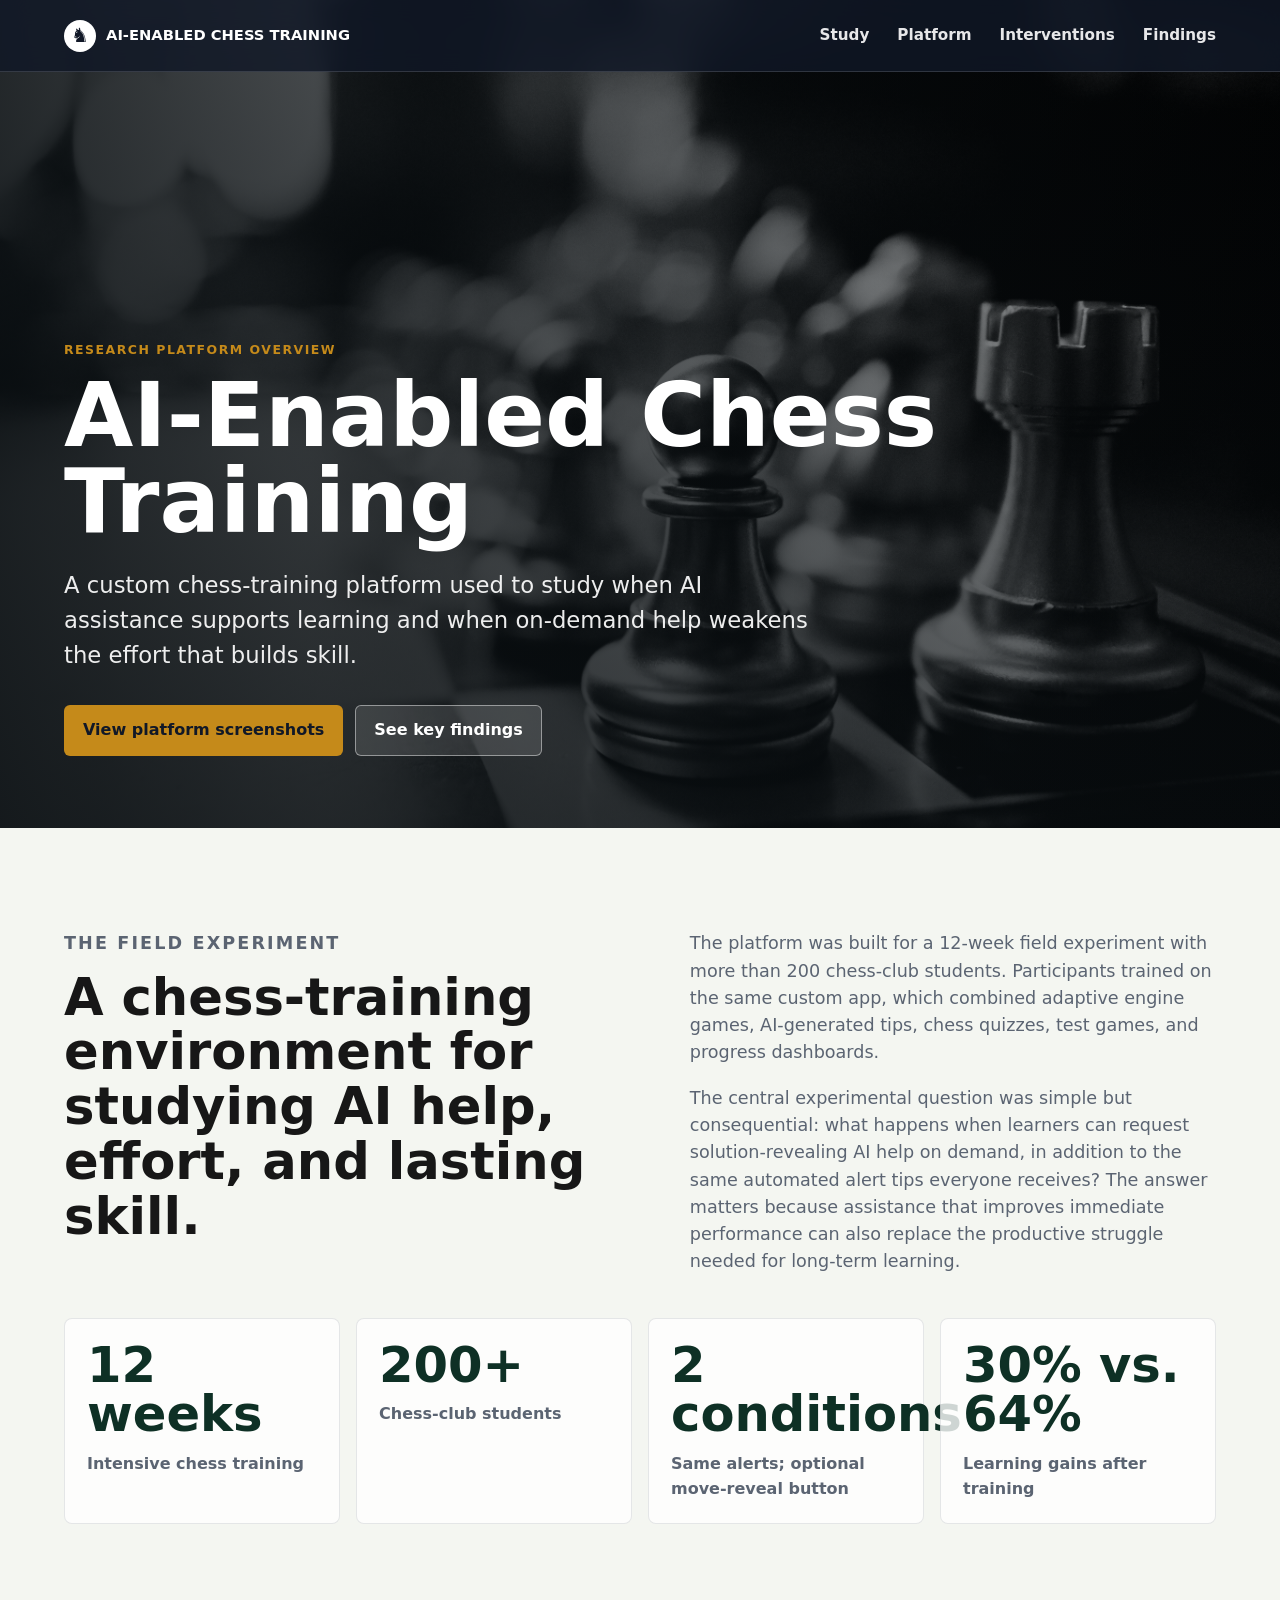
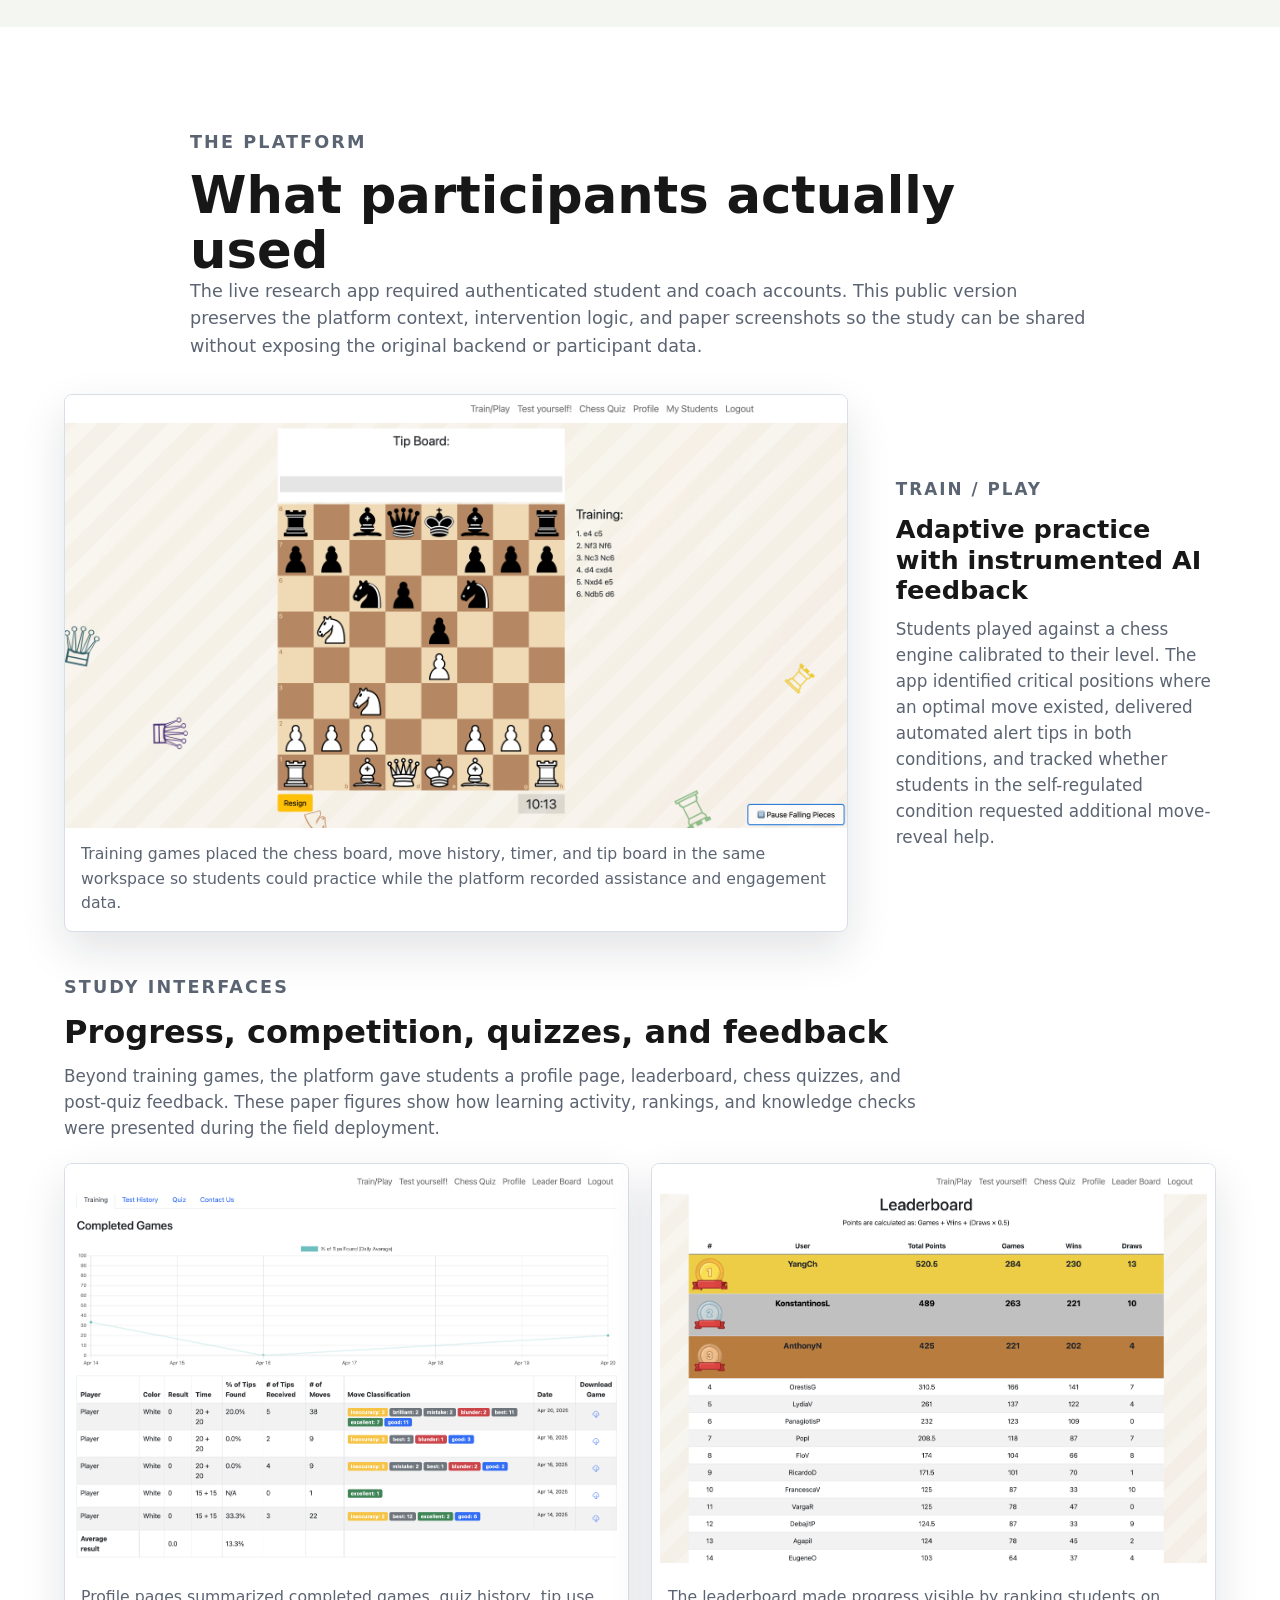
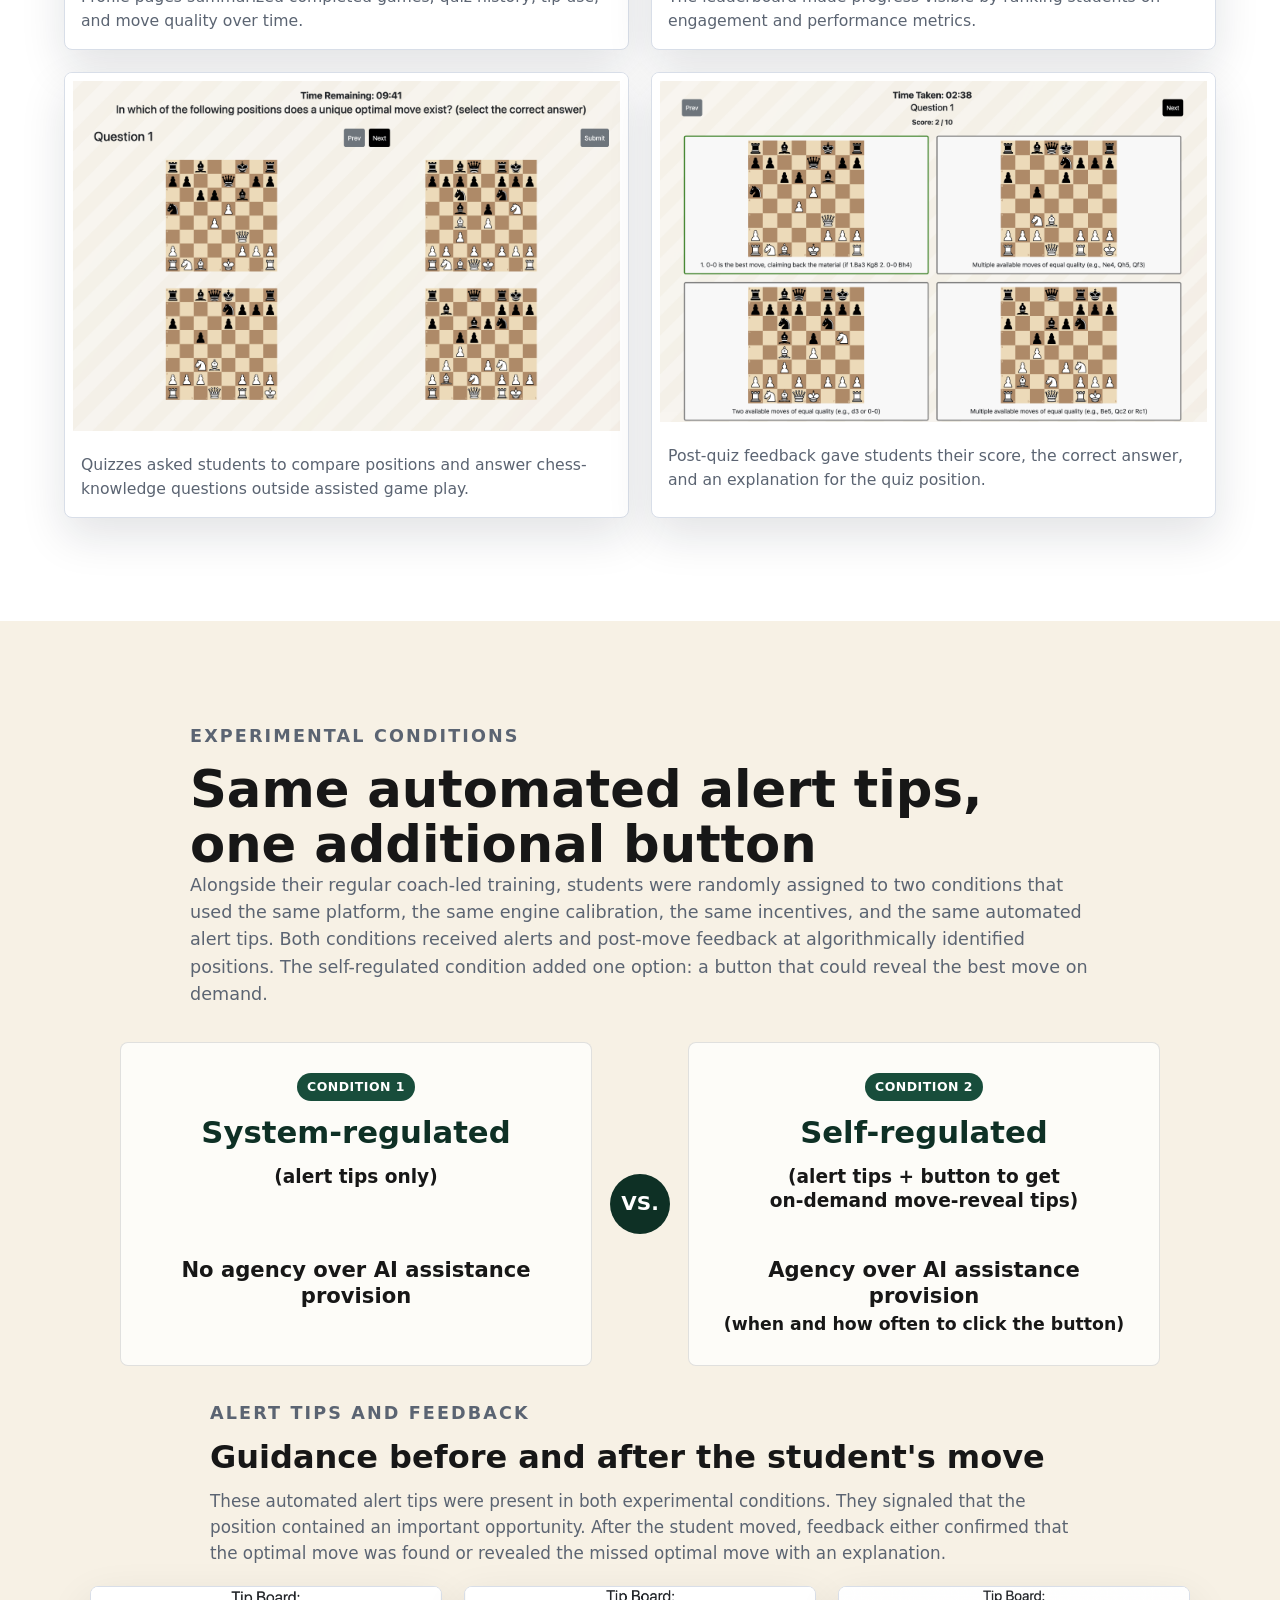
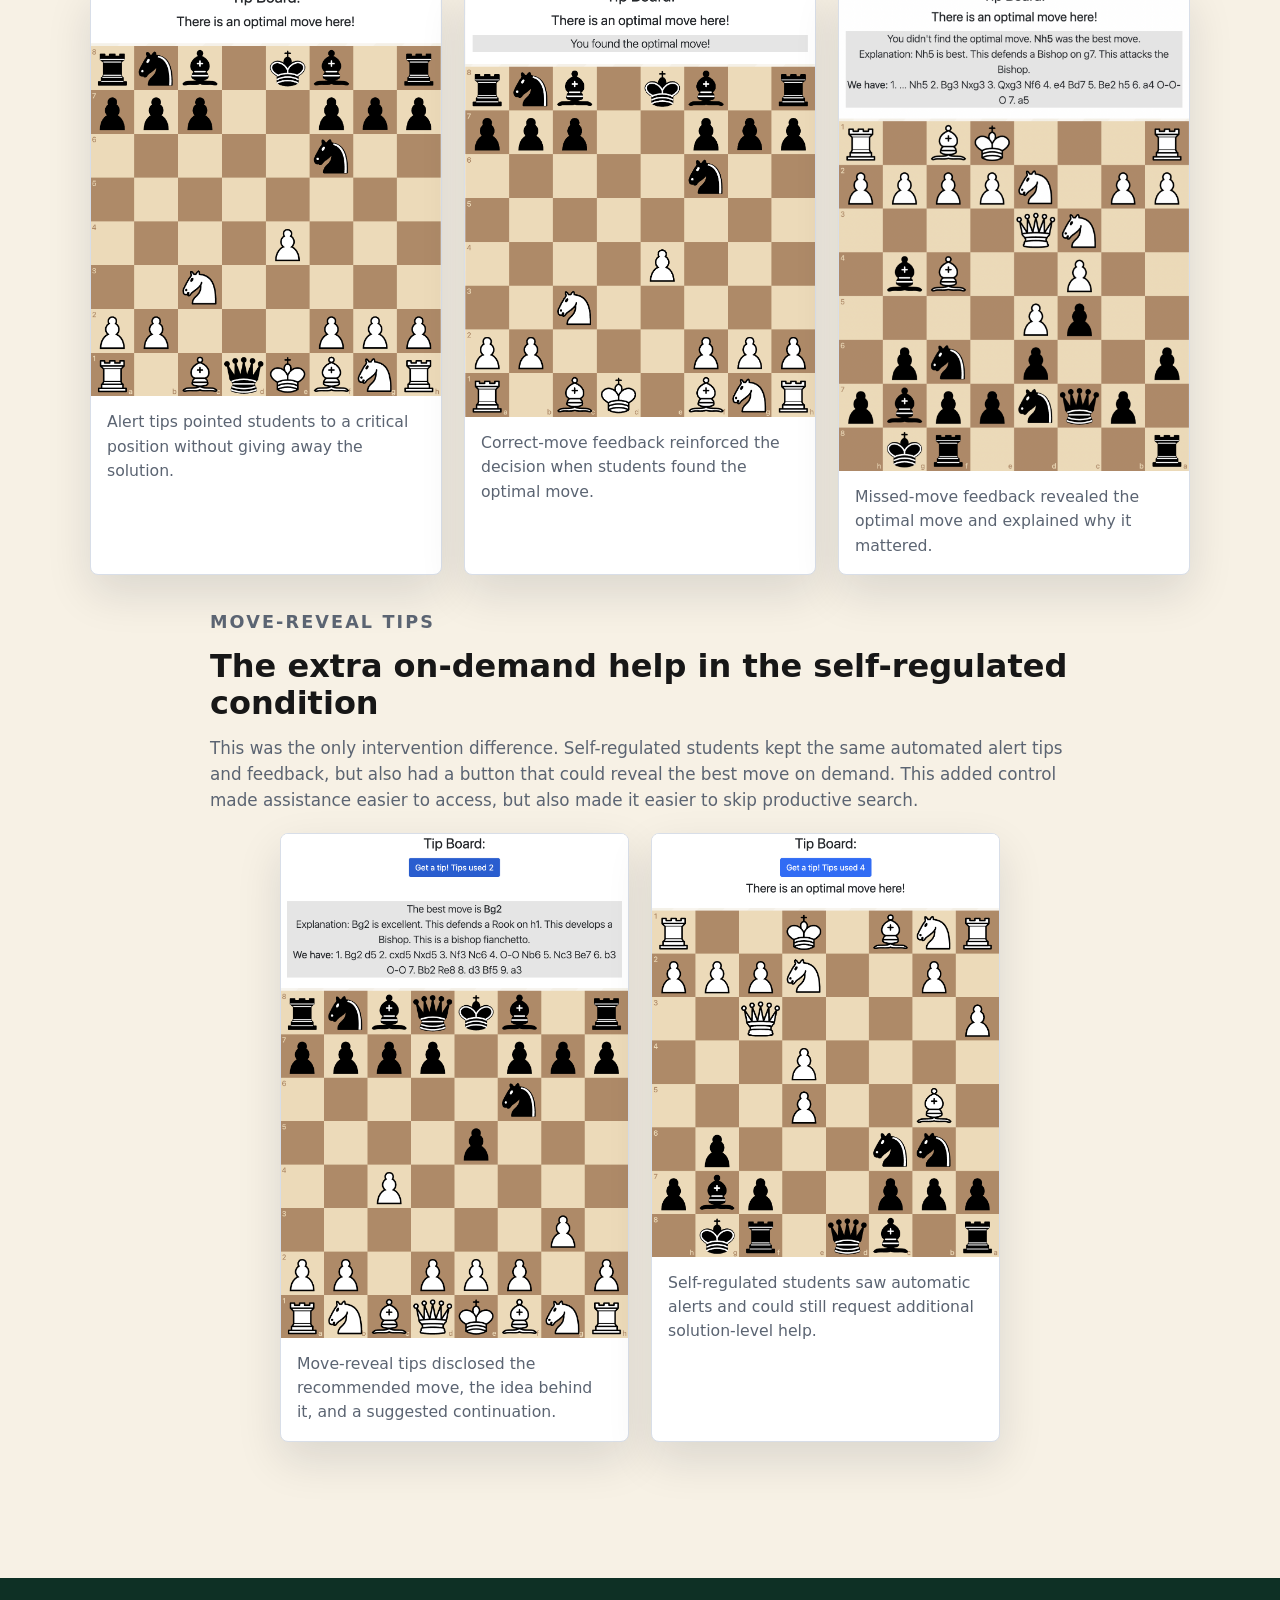
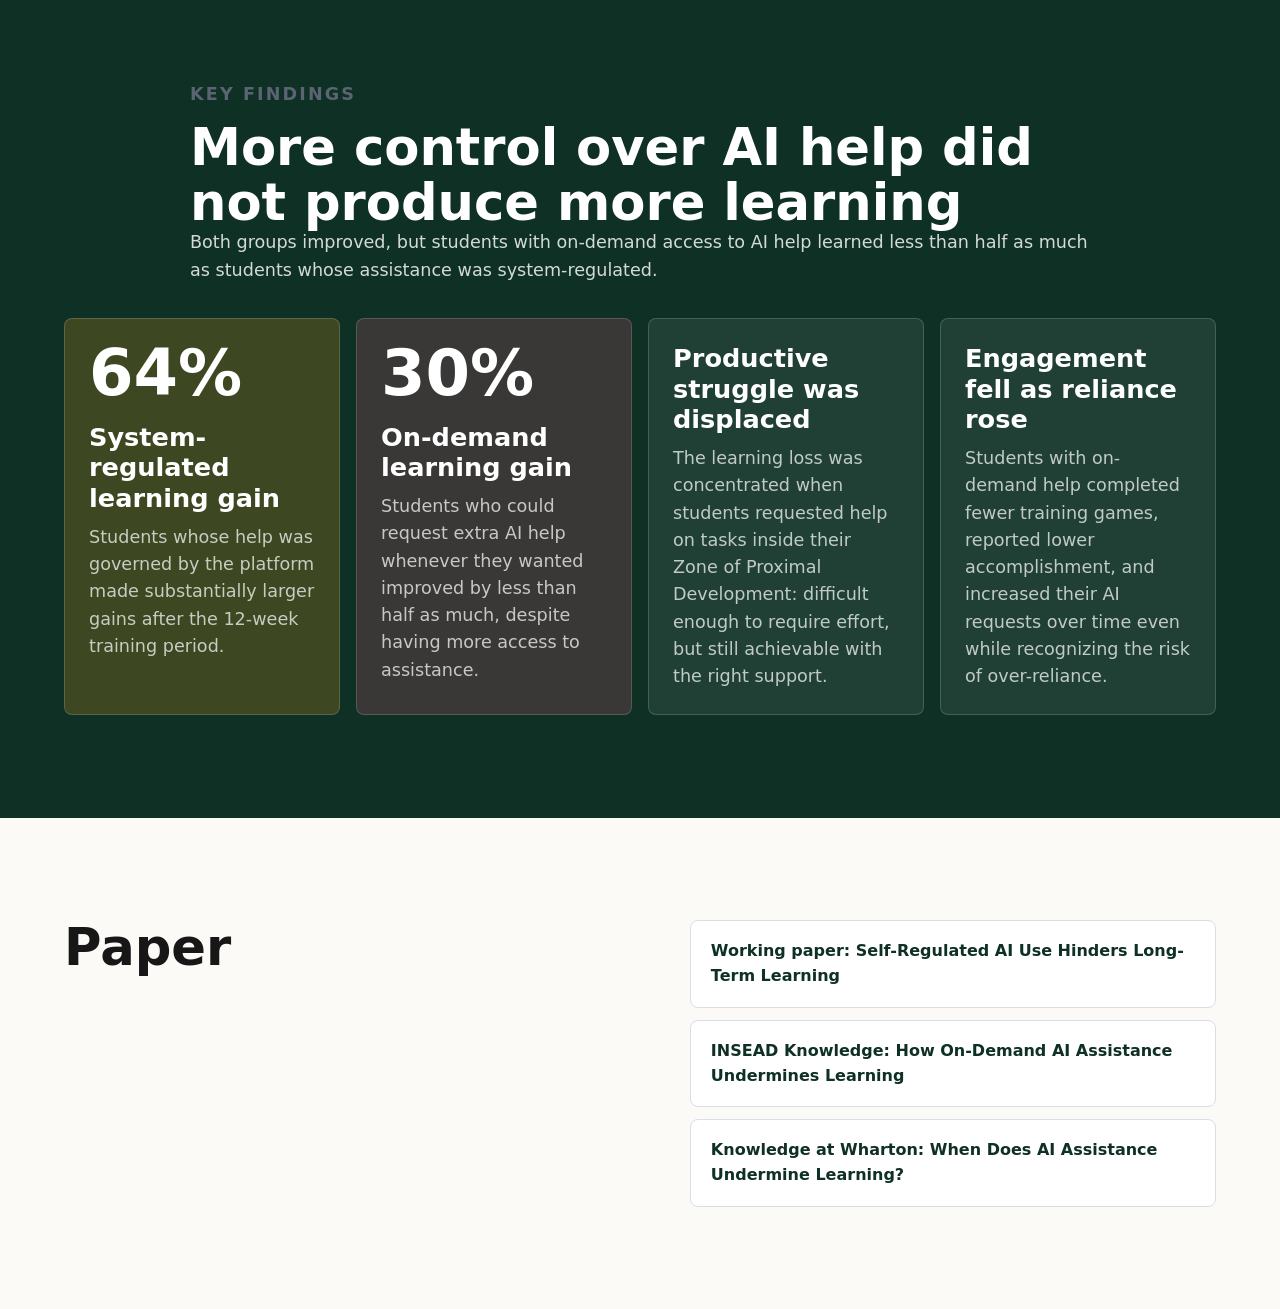
<file: index.html>
<!doctype html>
<html lang="en">
  <head>
    <meta charset="utf-8" />
    <meta name="viewport" content="width=device-width, initial-scale=1" />
    <meta
      name="description"
      content="Public overview of an AI-enabled chess training platform used to study on-demand AI assistance, productive struggle, and long-term learning."
    />
    <title>AI-Enabled Chess Training</title>
    <link rel="icon" href="favicon.ico" />
    <link rel="stylesheet" href="styles.css" />
  </head>
  <body>
    <header class="site-header" aria-label="Site header">
      <a class="brand" href="#top" aria-label="AI-Enabled Chess Training home">
        <span class="brand-mark" aria-hidden="true">♞</span>
        <span>AI-Enabled Chess Training</span>
      </a>
      <nav class="site-nav" aria-label="Primary navigation">
        <a href="#study">Study</a>
        <a href="#platform">Platform</a>
        <a href="#interventions">Interventions</a>
        <a href="#findings">Findings</a>
      </nav>
    </header>

    <main id="top">
      <section class="hero" aria-label="AI-enabled chess training">
        <img src="img/home/chess_1.jpg" alt="" class="hero-image" />
        <div class="hero-shade"></div>
        <div class="hero-content">
          <p class="eyebrow">Research platform overview</p>
          <h1>AI-Enabled Chess Training</h1>
          <p class="hero-copy">
            A custom chess-training platform used to study when AI assistance supports learning and
            when on-demand help weakens the effort that builds skill.
          </p>
          <div class="hero-actions">
            <a class="button primary" href="#platform">View platform screenshots</a>
            <a class="button secondary" href="#findings">See key findings</a>
          </div>
        </div>
      </section>

      <section id="study" class="section intro-section">
        <div class="section-inner two-column">
          <div>
            <p class="eyebrow">The field experiment</p>
            <h2>A chess-training environment for studying AI help, effort, and lasting skill.</h2>
          </div>
          <div class="copy-stack">
            <p class="lead">
              The platform was built for a 12-week field experiment with more than 200 chess-club
              students. Participants trained on the same custom app, which combined adaptive engine
              games, AI-generated tips, chess quizzes, test games, and progress dashboards.
            </p>
            <p>
              The central experimental question was simple but consequential: what happens when
              learners can request solution-revealing AI help on demand, in addition to the same
              automated alert tips everyone receives? The answer matters because assistance that
              improves immediate performance can also replace the productive struggle needed for
              long-term learning.
            </p>
          </div>
        </div>
        <div class="section-inner stat-grid" aria-label="Study summary">
          <div class="stat-item">
            <strong>12 weeks</strong>
            <span>Intensive chess training</span>
          </div>
          <div class="stat-item">
            <strong>200+</strong>
            <span>Chess-club students</span>
          </div>
          <div class="stat-item">
            <strong>2 conditions</strong>
            <span>Same alerts; optional move-reveal button</span>
          </div>
          <div class="stat-item">
            <strong>30% vs. 64%</strong>
            <span>Learning gains after training</span>
          </div>
        </div>
      </section>

      <section id="platform" class="section">
        <div class="section-inner section-heading">
          <p class="eyebrow">The platform</p>
          <h2>What participants actually used</h2>
          <p class="lead">
            The live research app required authenticated student and coach accounts. This public
            version preserves the platform context, intervention logic, and paper screenshots so the
            study can be shared without exposing the original backend or participant data.
          </p>
        </div>

        <div class="section-inner screenshot-feature">
          <figure>
            <img
              src="img/home/chess_4.png"
              alt="Training game screen with chess board, move history, timer, and AI tip board"
            />
            <figcaption>
              Training games placed the chess board, move history, timer, and tip board in the same
              workspace so students could practice while the platform recorded assistance and
              engagement data.
            </figcaption>
          </figure>
          <div class="feature-copy">
            <p class="eyebrow">Train / play</p>
            <h3>Adaptive practice with instrumented AI feedback</h3>
            <p>
              Students played against a chess engine calibrated to their level. The app identified
              critical positions where an optimal move existed, delivered automated alert tips in
              both conditions, and tracked whether students in the self-regulated condition requested
              additional move-reveal help.
            </p>
          </div>
        </div>

        <div class="section-inner platform-paper">
          <div class="section-subheading">
            <p class="eyebrow">Study interfaces</p>
            <h3>Progress, competition, quizzes, and feedback</h3>
            <p>
              Beyond training games, the platform gave students a profile page, leaderboard, chess
              quizzes, and post-quiz feedback. These paper figures show how learning activity,
              rankings, and knowledge checks were presented during the field deployment.
            </p>
          </div>
          <div class="platform-grid paper-grid" aria-label="Paper screenshots of platform interfaces">
            <figure class="platform-shot paper-shot">
              <img
                src="img/paper/profile-interface.png"
                alt="Paper screenshot of the student profile interface with quiz scores and training history"
              />
              <figcaption>
                Profile pages summarized completed games, quiz history, tip use, and move quality
                over time.
              </figcaption>
            </figure>
            <figure class="platform-shot paper-shot">
              <img
                src="img/paper/leaderboard-interface.png"
                alt="Paper screenshot of the leaderboard interface"
              />
              <figcaption>
                The leaderboard made progress visible by ranking students on engagement and
                performance metrics.
              </figcaption>
            </figure>
            <figure class="platform-shot paper-shot">
              <img
                src="img/paper/quiz-interface.png"
                alt="Paper screenshot of a chess quiz with multiple board positions"
              />
              <figcaption>
                Quizzes asked students to compare positions and answer chess-knowledge questions
                outside assisted game play.
              </figcaption>
            </figure>
            <figure class="platform-shot paper-shot">
              <img
                src="img/paper/quiz-feedback.png"
                alt="Paper screenshot of post-quiz feedback with score and explanation"
              />
              <figcaption>
                Post-quiz feedback gave students their score, the correct answer, and an explanation
                for the quiz position.
              </figcaption>
            </figure>
          </div>
        </div>
      </section>

      <section id="interventions" class="section band">
        <div class="section-inner section-heading">
          <p class="eyebrow">Experimental conditions</p>
          <h2>Same automated alert tips, one additional button</h2>
          <p class="lead">
            Alongside their regular coach-led training, students were randomly assigned to two
            conditions that used the same platform, the same engine calibration, the same incentives,
            and the same automated alert tips. Both conditions received alerts and post-move feedback
            at algorithmically identified positions. The self-regulated condition added one option: a
            button that could reveal the best move on demand.
          </p>
        </div>

        <div class="section-inner intervention-grid intervention-grid--compare">
          <article>
            <span class="tag">Condition 1</span>
            <h3>System-regulated</h3>
            <p class="condition-tools">(alert tips only)</p>
            <p class="condition-agency">No agency over AI assistance provision</p>
          </article>
          <div class="intervention-versus" aria-hidden="true">vs.</div>
          <article>
            <span class="tag">Condition 2</span>
            <h3>Self-regulated</h3>
            <p class="condition-tools">
              (alert tips + button to get <span>on-demand move-reveal tips)</span>
            </p>
            <p class="condition-agency">
              Agency over AI assistance provision
              <span>(when and how often to click the button)</span>
            </p>
          </article>
        </div>

        <div class="section-inner section-subheading">
          <p class="eyebrow">Alert tips and feedback</p>
          <h3>Guidance before and after the student's move</h3>
          <p>
            These automated alert tips were present in both experimental conditions. They signaled
            that the position contained an important opportunity. After the student moved, feedback
            either confirmed that the optimal move was found or revealed the missed optimal move
            with an explanation.
          </p>
        </div>

        <div class="section-inner tip-grid tip-grid--three" aria-label="Alert tip and feedback examples from the paper">
          <figure class="tip-shot">
            <img
              src="img/paper/alert-tip.png"
              alt="Paper screenshot of an alert tip saying there is an optimal move here"
            />
            <figcaption>
              Alert tips pointed students to a critical position without giving away the solution.
            </figcaption>
          </figure>
          <figure class="tip-shot">
            <img
              src="img/paper/alert-feedback-correct.png"
              alt="Paper screenshot of feedback confirming the student found the optimal move"
            />
            <figcaption>
              Correct-move feedback reinforced the decision when students found the optimal move.
            </figcaption>
          </figure>
          <figure class="tip-shot">
            <img
              src="img/paper/alert-feedback-missed.png"
              alt="Paper screenshot of feedback revealing a missed optimal move"
            />
            <figcaption>
              Missed-move feedback revealed the optimal move and explained why it mattered.
            </figcaption>
          </figure>
        </div>

        <div class="section-inner section-subheading">
          <p class="eyebrow">Move-reveal tips</p>
          <h3>The extra on-demand help in the self-regulated condition</h3>
          <p>
            This was the only intervention difference. Self-regulated students kept the same
            automated alert tips and feedback, but also had a button that could reveal the best move
            on demand. This added control made assistance easier to access, but also made it easier
            to skip productive search.
          </p>
        </div>

        <div class="section-inner tip-grid tip-grid--move-reveal" aria-label="Move-reveal and self-regulated alert examples from the paper">
          <figure class="tip-shot">
            <img
              src="img/paper/move-reveal-tip.png"
              alt="Paper screenshot of an on-demand move-reveal tip showing the best move and explanation"
            />
            <figcaption>
              Move-reveal tips disclosed the recommended move, the idea behind it, and a suggested
              continuation.
            </figcaption>
          </figure>
          <figure class="tip-shot">
            <img
              src="img/paper/self-regulated-alert-tip.png"
              alt="Paper screenshot of the self-regulated interface with automatic alert tip and tip button"
            />
            <figcaption>
              Self-regulated students saw automatic alerts and could still request additional
              solution-level help.
            </figcaption>
          </figure>
        </div>
      </section>

      <section id="findings" class="section findings-section">
        <div class="section-inner section-heading">
          <p class="eyebrow">Key findings</p>
          <h2>More control over AI help did not produce more learning</h2>
          <p class="lead">
            Both groups improved, but students with on-demand access to AI help learned less than
            half as much as students whose assistance was system-regulated.
          </p>
        </div>

        <div class="section-inner findings-grid">
          <article class="finding-card primary-finding">
            <span class="finding-number">64%</span>
            <h3>System-regulated learning gain</h3>
            <p>
              Students whose help was governed by the platform made substantially larger gains after
              the 12-week training period.
            </p>
          </article>
          <article class="finding-card contrast-finding">
            <span class="finding-number">30%</span>
            <h3>On-demand learning gain</h3>
            <p>
              Students who could request extra AI help whenever they wanted improved by less than
              half as much, despite having more access to assistance.
            </p>
          </article>
          <article class="finding-card">
            <h3>Productive struggle was displaced</h3>
            <p>
              The learning loss was concentrated when students requested help on tasks inside their
              Zone of Proximal Development: difficult enough to require effort, but still achievable
              with the right support.
            </p>
          </article>
          <article class="finding-card">
            <h3>Engagement fell as reliance rose</h3>
            <p>
              Students with on-demand help completed fewer training games, reported lower
              accomplishment, and increased their AI requests over time even while recognizing the
              risk of over-reliance.
            </p>
          </article>
        </div>
      </section>

      <section id="read-more" class="section read-more-section">
        <div class="section-inner two-column">
          <div>
            <h2>Paper</h2>
          </div>
          <div class="link-list">
            <a href="https://papers.ssrn.com/sol3/papers.cfm?abstract_id=5604932">
              Working paper: Self-Regulated AI Use Hinders Long-Term Learning
            </a>
            <a href="https://knowledge.insead.edu/responsibility/how-demand-ai-assistance-undermines-learning">
              INSEAD Knowledge: How On-Demand AI Assistance Undermines Learning
            </a>
            <a href="https://knowledge.wharton.upenn.edu/article/when-does-ai-assistance-undermine-learning/">
              Knowledge at Wharton: When Does AI Assistance Undermine Learning?
            </a>
          </div>
        </div>
      </section>
    </main>
  </body>
</html>
</file>
<file: styles.css>
:root {
  color-scheme: light;
  --ink: #171717;
  --muted: #5b6472;
  --line: #d8dee8;
  --paper: #ffffff;
  --soft: #f4f6f1;
  --ivory: #fbfaf6;
  --forest: #184d3b;
  --forest-dark: #0e3025;
  --brass: #c58a1a;
  --rose: #9f4d62;
  --blue: #2f5f88;
  --coal: #111827;
  --shadow: 0 18px 45px rgba(17, 24, 39, 0.12);
}

* {
  box-sizing: border-box;
}

html {
  scroll-behavior: smooth;
}

body {
  margin: 0;
  color: var(--ink);
  background: var(--paper);
  font-family:
    Inter, ui-sans-serif, system-ui, -apple-system, BlinkMacSystemFont, "Segoe UI", sans-serif;
  line-height: 1.55;
  overflow-x: hidden;
}

a {
  color: inherit;
}

img {
  max-width: 100%;
}

.site-header {
  position: fixed;
  inset: 0 0 auto 0;
  z-index: 20;
  display: flex;
  align-items: center;
  justify-content: space-between;
  gap: 24px;
  min-height: 72px;
  padding: 14px clamp(18px, 5vw, 64px);
  color: #ffffff;
  background: rgba(17, 24, 39, 0.82);
  border-bottom: 1px solid rgba(255, 255, 255, 0.14);
  backdrop-filter: blur(12px);
}

.brand {
  display: inline-flex;
  align-items: center;
  gap: 10px;
  text-decoration: none;
  font-size: 0.92rem;
  font-weight: 800;
  letter-spacing: 0;
  text-transform: uppercase;
  white-space: nowrap;
}

.brand-mark {
  display: inline-grid;
  place-items: center;
  width: 32px;
  height: 32px;
  color: var(--coal);
  background: #ffffff;
  border-radius: 50%;
  font-size: 20px;
}

.site-nav {
  display: flex;
  align-items: center;
  gap: clamp(13px, 2.2vw, 28px);
  font-size: 0.95rem;
  font-weight: 700;
}

.site-nav a {
  text-decoration: none;
  opacity: 0.9;
  white-space: nowrap;
}

.site-nav a:hover,
.site-nav a:focus-visible {
  opacity: 1;
  text-decoration: underline;
  text-underline-offset: 4px;
}

.hero {
  position: relative;
  min-height: 92vh;
  display: grid;
  align-items: end;
  overflow: hidden;
  color: #ffffff;
  padding: 120px clamp(18px, 5vw, 64px) 72px;
}

.hero-image,
.hero-shade {
  position: absolute;
  inset: 0;
  width: 100%;
  height: 100%;
}

.hero-image {
  object-fit: cover;
}

.hero-shade {
  background:
    linear-gradient(90deg, rgba(10, 15, 18, 0.89), rgba(10, 15, 18, 0.56) 58%, rgba(10, 15, 18, 0.18)),
    linear-gradient(0deg, rgba(10, 15, 18, 0.6), rgba(10, 15, 18, 0));
}

.hero-content {
  position: relative;
  z-index: 1;
  width: min(900px, 100%);
}

.eyebrow {
  margin: 0 0 12px;
  color: var(--brass);
  font-size: 0.78rem;
  font-weight: 900;
  letter-spacing: 0.12em;
  text-transform: uppercase;
}

.hero h1,
h2,
h3,
p {
  letter-spacing: 0;
}

.hero h1 {
  margin: 0;
  max-width: 920px;
  font-size: clamp(3rem, 7vw, 6.8rem);
  line-height: 0.96;
}

.hero-copy {
  max-width: 760px;
  margin: 24px 0 0;
  color: rgba(255, 255, 255, 0.92);
  font-size: clamp(1.1rem, 2vw, 1.42rem);
}

.hero-actions {
  display: flex;
  flex-wrap: wrap;
  gap: 12px;
  margin-top: 32px;
}

.button {
  display: inline-flex;
  align-items: center;
  justify-content: center;
  min-height: 46px;
  padding: 12px 18px;
  border: 1px solid transparent;
  border-radius: 6px;
  font-weight: 800;
  text-decoration: none;
}

.button.primary {
  color: #111827;
  background: var(--brass);
}

.button.secondary {
  color: #ffffff;
  background: rgba(255, 255, 255, 0.12);
  border-color: rgba(255, 255, 255, 0.45);
}

.button:hover,
.button:focus-visible {
  transform: translateY(-1px);
}

.section {
  padding: clamp(62px, 8vw, 112px) clamp(18px, 5vw, 64px);
}

section[id] {
  scroll-margin-top: 92px;
}

.section-inner {
  width: min(1180px, 100%);
  margin: 0 auto;
}

.section-heading {
  max-width: 900px;
  margin-bottom: 34px;
}

.two-column {
  display: grid;
  grid-template-columns: minmax(0, 1fr) minmax(320px, 0.95fr);
  gap: clamp(28px, 6vw, 72px);
  align-items: start;
}

h2 {
  margin: 0;
  font-size: clamp(2rem, 4vw, 3.55rem);
  line-height: 1.07;
}

h3 {
  margin: 0 0 10px;
  font-size: clamp(1.28rem, 2vw, 1.62rem);
  line-height: 1.2;
}

p {
  margin: 0;
}

p + p {
  margin-top: 18px;
}

.lead,
.section p {
  color: var(--muted);
  font-size: 1.1rem;
}

.copy-stack {
  min-width: 0;
}

.intro-section {
  background: var(--soft);
}

.stat-grid {
  display: grid;
  grid-template-columns: repeat(4, minmax(0, 1fr));
  gap: 16px;
  margin-top: 42px;
}

.stat-item {
  min-height: 132px;
  padding: 22px;
  border: 1px solid rgba(17, 24, 39, 0.1);
  border-radius: 8px;
  background: rgba(255, 255, 255, 0.8);
}

.stat-item strong {
  display: block;
  color: var(--forest-dark);
  font-size: clamp(2rem, 4vw, 3.1rem);
  line-height: 1;
}

.stat-item span {
  display: block;
  margin-top: 12px;
  color: var(--muted);
  font-weight: 700;
}

.screenshot-feature {
  display: grid;
  grid-template-columns: minmax(0, 1.42fr) minmax(280px, 0.58fr);
  gap: clamp(24px, 5vw, 48px);
  align-items: center;
  margin-top: 18px;
}

figure {
  margin: 0;
}

.screenshot-feature figure,
.platform-shot,
.tip-grid figure {
  border: 1px solid var(--line);
  border-radius: 8px;
  overflow: hidden;
  background: #ffffff;
  box-shadow: var(--shadow);
}

.screenshot-feature img,
.platform-shot img,
.tip-grid img {
  display: block;
  width: 100%;
  height: auto;
  background: #ffffff;
}

.screenshot-feature figcaption,
.platform-shot figcaption,
.tip-grid figcaption {
  padding: 14px 16px 16px;
  color: var(--muted);
  font-size: 0.98rem;
}

.feature-copy {
  padding: 4px 0;
}

.feature-copy p {
  font-size: 1.05rem;
}

.platform-paper {
  margin-top: 42px;
}

.section-subheading {
  max-width: 860px;
  margin-top: 34px;
  margin-bottom: 20px;
}

.section-subheading h3 {
  margin: 0 0 12px;
  color: var(--ink);
  font-size: clamp(1.45rem, 2.5vw, 2.15rem);
  line-height: 1.16;
}

.section-subheading p:last-child {
  margin: 0;
  color: var(--muted);
  font-size: 1.05rem;
}

.platform-grid {
  display: grid;
  grid-template-columns: repeat(2, minmax(0, 1fr));
  gap: 22px;
  margin-top: 32px;
}

.platform-shot img {
  aspect-ratio: 16 / 9;
  object-fit: cover;
  object-position: top center;
}

.paper-grid {
  margin-top: 22px;
}

.paper-shot img {
  aspect-ratio: auto;
  object-fit: contain;
  padding: 8px;
}

.band {
  background: #f7f1e5;
}

.intervention-grid {
  display: grid;
  grid-template-columns: repeat(3, minmax(0, 1fr));
  gap: 18px;
  margin-bottom: 28px;
}

.intervention-grid--compare {
  grid-template-columns: minmax(0, 1fr) auto minmax(0, 1fr);
  align-items: stretch;
  max-width: 1040px;
}

.intervention-grid article {
  padding: 26px;
  border: 1px solid rgba(17, 24, 39, 0.12);
  border-radius: 8px;
  background: rgba(255, 255, 255, 0.74);
}

.intervention-grid--compare article {
  display: flex;
  min-height: 230px;
  flex-direction: column;
  align-items: center;
  justify-content: flex-start;
  padding: 30px 28px;
  text-align: center;
}

.intervention-grid--compare h3 {
  color: var(--forest-dark);
  font-size: clamp(1.55rem, 2.4vw, 2.05rem);
  line-height: 1.12;
}

.intervention-grid--compare .condition-tools {
  margin-top: 6px;
  min-height: 50px;
  color: var(--ink);
  font-size: clamp(0.98rem, 1.45vw, 1.16rem);
  font-weight: 800;
  line-height: 1.25;
}

.intervention-grid--compare .condition-tools span {
  display: block;
}

.intervention-grid--compare .condition-agency {
  margin-top: clamp(26px, 3.8vw, 42px);
  color: var(--ink);
  font-size: clamp(1.08rem, 1.65vw, 1.32rem);
  font-weight: 850;
  line-height: 1.2;
}

.intervention-grid--compare .condition-agency span {
  display: block;
  margin-top: 6px;
  font-size: 0.82em;
}

.intervention-versus {
  display: flex;
  width: 60px;
  height: 60px;
  align-self: center;
  align-items: center;
  justify-content: center;
  border-radius: 999px;
  color: #ffffff;
  background: var(--forest-dark);
  font-size: 1.25rem;
  font-weight: 900;
  text-transform: uppercase;
}

.tag {
  display: inline-flex;
  align-items: center;
  min-height: 28px;
  margin-bottom: 14px;
  padding: 4px 10px;
  border-radius: 999px;
  color: #ffffff;
  background: var(--forest);
  font-size: 0.78rem;
  font-weight: 800;
  letter-spacing: 0.04em;
  text-transform: uppercase;
}

.tip-grid {
  display: grid;
  grid-template-columns: repeat(2, minmax(0, 1fr));
  gap: 22px;
  max-width: 880px;
  margin-top: 20px;
  margin-right: auto;
  margin-bottom: 34px;
  margin-left: auto;
}

.tip-grid--three {
  grid-template-columns: repeat(3, minmax(0, 1fr));
  max-width: 1100px;
}

.tip-grid--move-reveal {
  max-width: 720px;
}

.tip-shot img {
  aspect-ratio: auto;
  object-fit: contain;
  padding: 0;
}

.findings-section {
  background: var(--forest-dark);
  color: #ffffff;
}

.findings-section .lead,
.findings-section .section p {
  color: rgba(255, 255, 255, 0.82);
}

.findings-grid {
  display: grid;
  grid-template-columns: repeat(4, minmax(0, 1fr));
  gap: 16px;
}

.finding-card {
  min-height: 270px;
  padding: 24px;
  border: 1px solid rgba(255, 255, 255, 0.16);
  border-radius: 8px;
  background: rgba(255, 255, 255, 0.08);
}

.finding-card h3 {
  color: #ffffff;
}

.finding-card p {
  color: rgba(255, 255, 255, 0.72);
}

.finding-number {
  display: block;
  margin-bottom: 18px;
  color: #ffffff;
  font-size: clamp(2.7rem, 5vw, 4.6rem);
  font-weight: 900;
  line-height: 0.95;
}

.primary-finding {
  background: rgba(197, 138, 26, 0.26);
}

.contrast-finding {
  background: rgba(159, 77, 98, 0.3);
}

.read-more-section {
  background: var(--ivory);
}

.link-list {
  display: grid;
  gap: 12px;
}

.link-list a {
  display: block;
  padding: 18px 20px;
  border: 1px solid var(--line);
  border-radius: 8px;
  color: var(--forest-dark);
  background: #ffffff;
  font-weight: 800;
  text-decoration: none;
}

.link-list a:hover,
.link-list a:focus-visible {
  border-color: var(--forest);
  text-decoration: underline;
  text-underline-offset: 4px;
}

@media (max-width: 1080px) {
  .site-header {
    align-items: flex-start;
    flex-direction: column;
    gap: 10px;
  }

  .site-nav {
    width: 100%;
    min-width: 0;
    flex-wrap: wrap;
    justify-content: flex-start;
    gap: 10px 20px;
  }

  .hero {
    padding-top: 154px;
  }

  .stat-grid,
  .findings-grid {
    grid-template-columns: repeat(2, minmax(0, 1fr));
  }

  section[id] {
    scroll-margin-top: 140px;
  }
}

@media (max-width: 860px) {
  .hero {
    min-height: 88vh;
  }

  .two-column,
  .screenshot-feature,
  .platform-grid,
  .intervention-grid,
  .tip-grid,
  .tip-grid--three {
    grid-template-columns: 1fr;
  }

  .intervention-versus {
    width: 48px;
    height: 48px;
    margin: 2px auto;
    font-size: 1rem;
  }

  .tip-grid--move-reveal {
    max-width: 540px;
  }

  .screenshot-feature {
    gap: 22px;
  }
}

@media (max-width: 560px) {
  .site-header {
    position: absolute;
  }

  .brand {
    font-size: 0.78rem;
  }

  .brand-mark {
    width: 28px;
    height: 28px;
    font-size: 18px;
  }

  .site-nav {
    font-size: 0.78rem;
    gap: 8px;
  }

  .site-nav a {
    white-space: normal;
  }

  .hero {
    padding-top: 176px;
  }

  .hero-content,
  .hero-copy,
  .hero-actions {
    width: min(100%, 340px);
    max-width: calc(100vw - 50px);
  }

  .hero h1 {
    font-size: 2.4rem;
    line-height: 1;
    overflow-wrap: break-word;
  }

  .hero-actions,
  .button {
    width: 100%;
  }

  .lead,
  .section p {
    font-size: 1rem;
  }

  .stat-grid,
  .findings-grid {
    grid-template-columns: 1fr;
  }

  .stat-item,
  .finding-card {
    min-height: auto;
  }

  section[id] {
    scroll-margin-top: 170px;
  }
}
</file>
